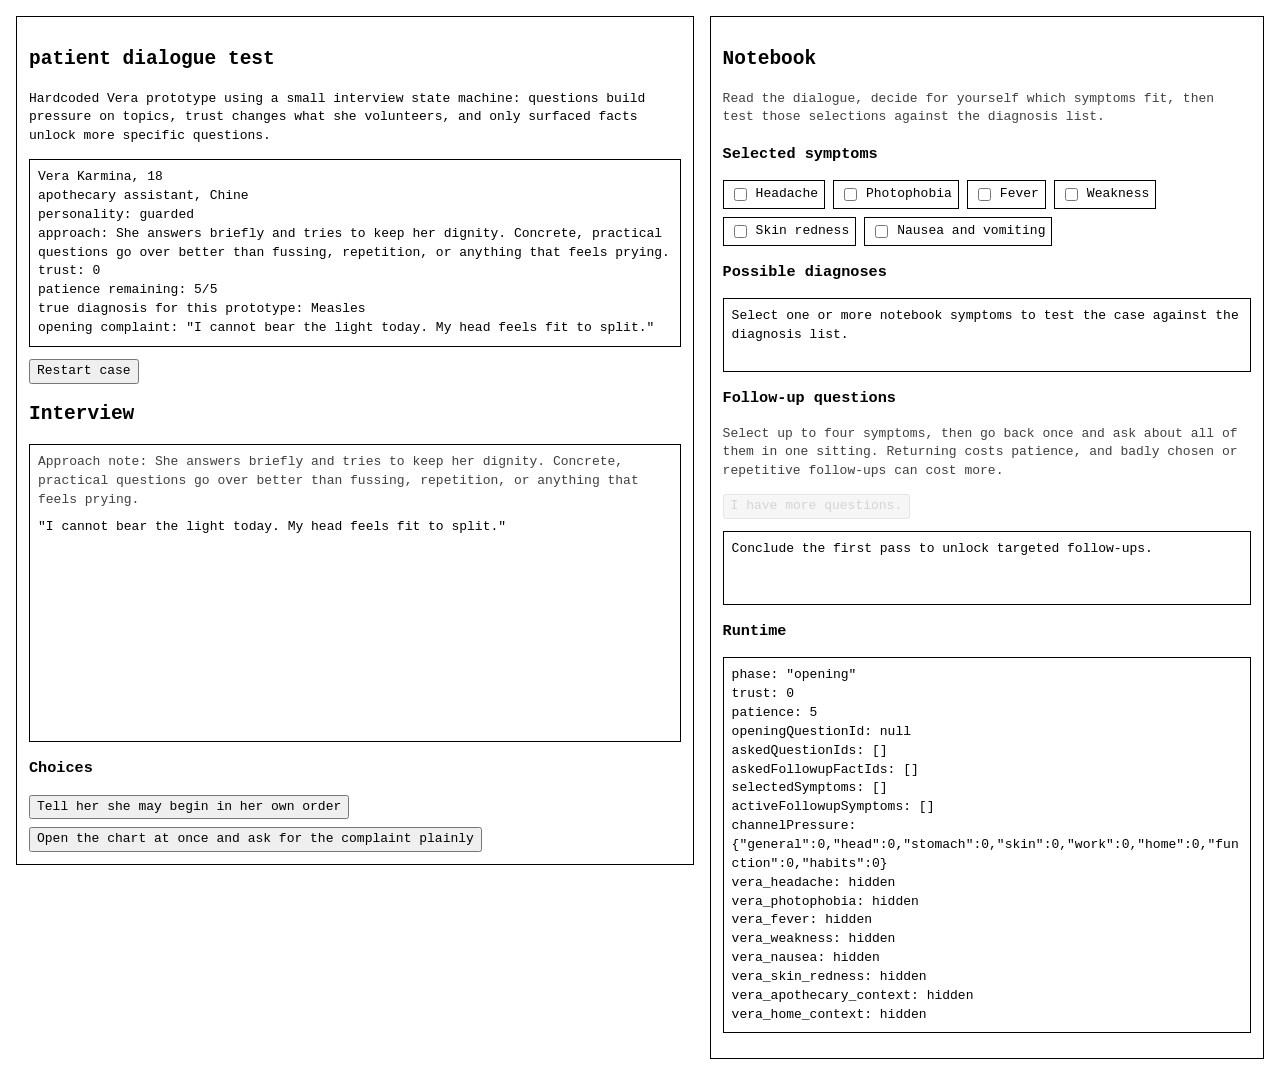
<file: patientdialogue-static/index.html>
<!DOCTYPE html>
<html lang="en">

<head>
    <meta charset="UTF-8">
    <meta name="viewport" content="width=device-width, initial-scale=1.0">
    <title>patient dialogue test</title>
    <link rel="stylesheet" href="./patientdialogue.css">
</head>

<body>
    <main class="layout">
        <section class="panel">
            <h1>patient dialogue test</h1>
            <p>
                Hardcoded Vera prototype using a small interview state machine: questions build pressure on topics,
                trust changes what she volunteers, and only surfaced facts unlock more specific questions.
            </p>

            <div id="patientSummary" class="summary"></div>

            <div class="toolbar">
                <button id="restartButton" type="button">Restart case</button>
            </div>

            <h2>Interview</h2>
            <div id="transcriptOutput" class="output scrollable"></div>

            <h3>Choices</h3>
            <div id="choiceList" class="choice-list"></div>
        </section>

        <section class="panel">
            <h2>Notebook</h2>
            <p class="muted">
                Read the dialogue, decide for yourself which symptoms fit, then
                test those selections against the diagnosis list.
            </p>

            <h3>Selected symptoms</h3>
            <div id="symptomChecklist" class="checklist"></div>

            <h3>Possible diagnoses</h3>
            <div id="diagnosisList" class="output compact"></div>

            <h3>Follow-up questions</h3>
            <p class="muted">
                Select up to four symptoms, then go back once and ask about all of them in one sitting. Returning costs
                patience, and badly chosen or repetitive follow-ups can cost more.
            </p>
            <div class="toolbar">
                <button id="returnToPatientButton" type="button">I have more questions.</button>
            </div>
            <div id="followupStatus" class="output compact"></div>
            <div id="followupList" class="choice-list"></div>

            <h3>Runtime</h3>
            <pre id="debugOutput" class="output compact"></pre>

        </section>
    </main>

    <script type="module" src="./patientdialogue.js"></script>
</body>

</html>
</file>
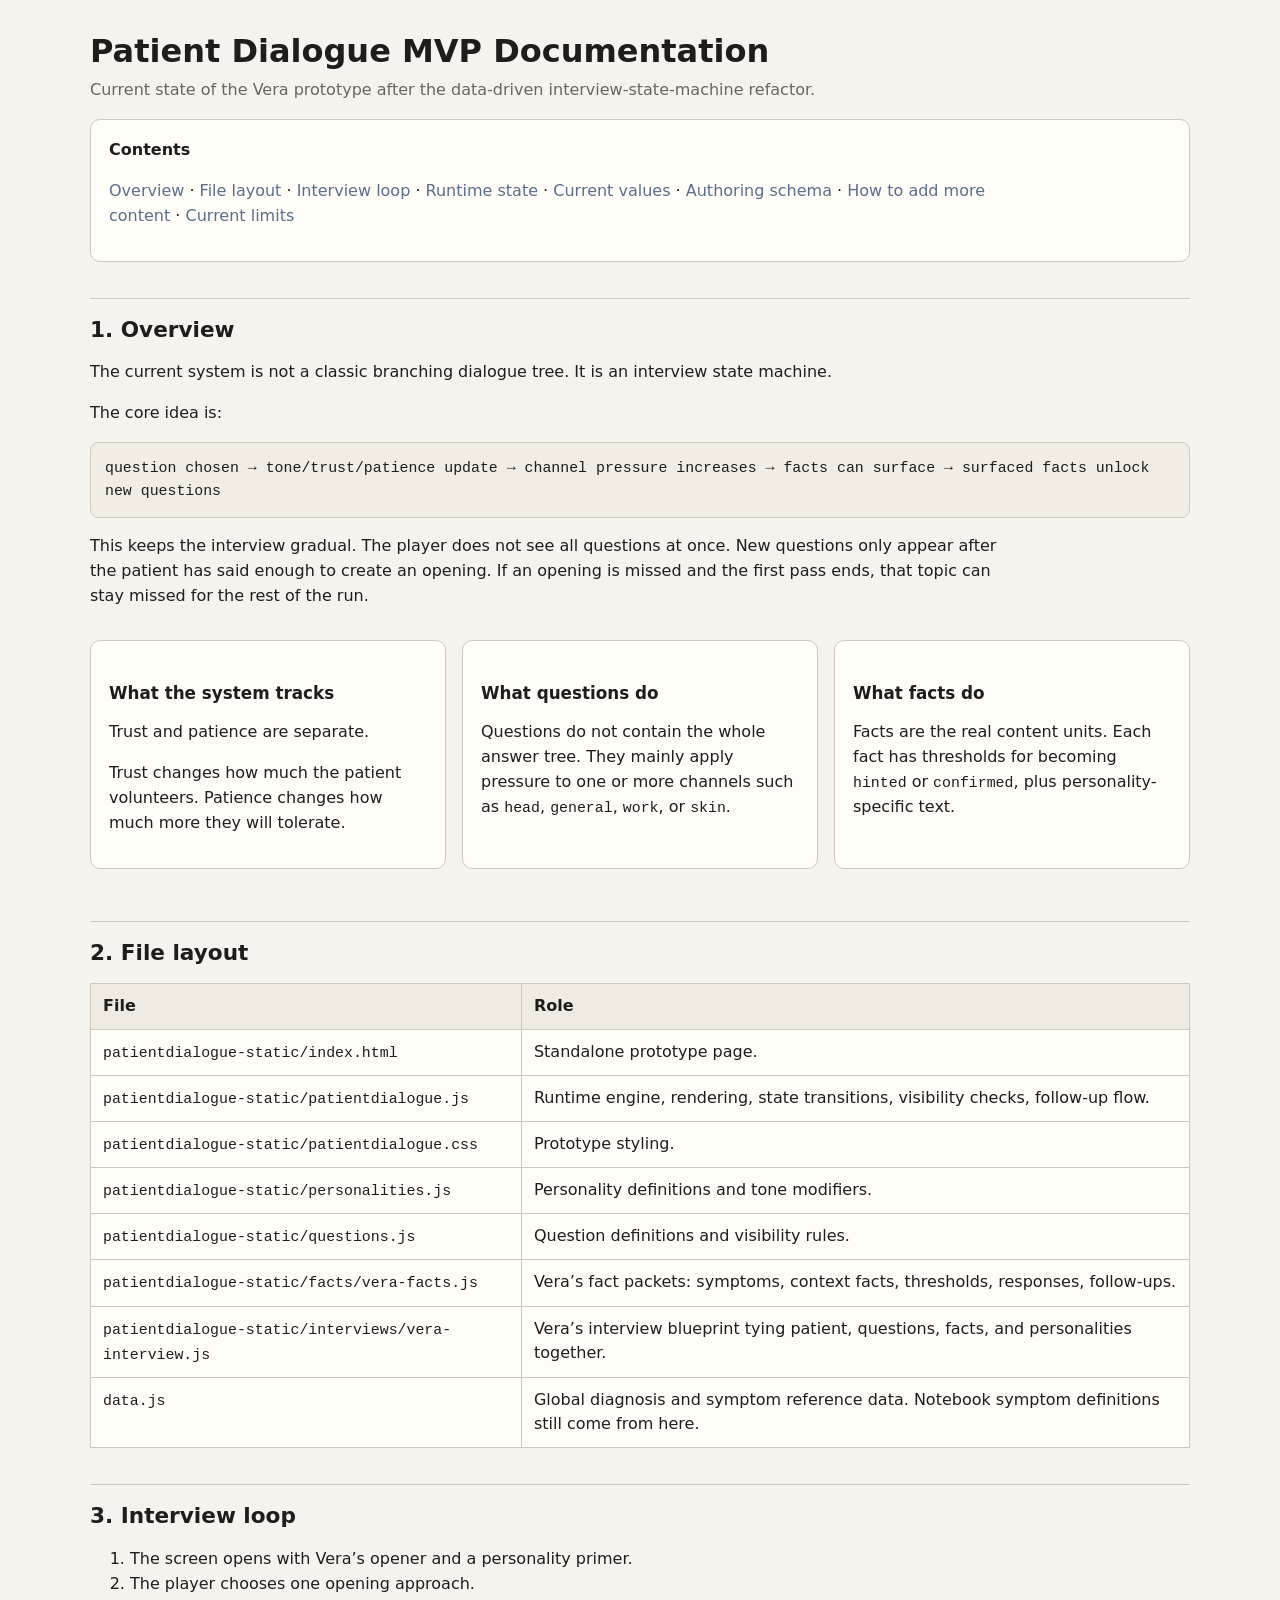
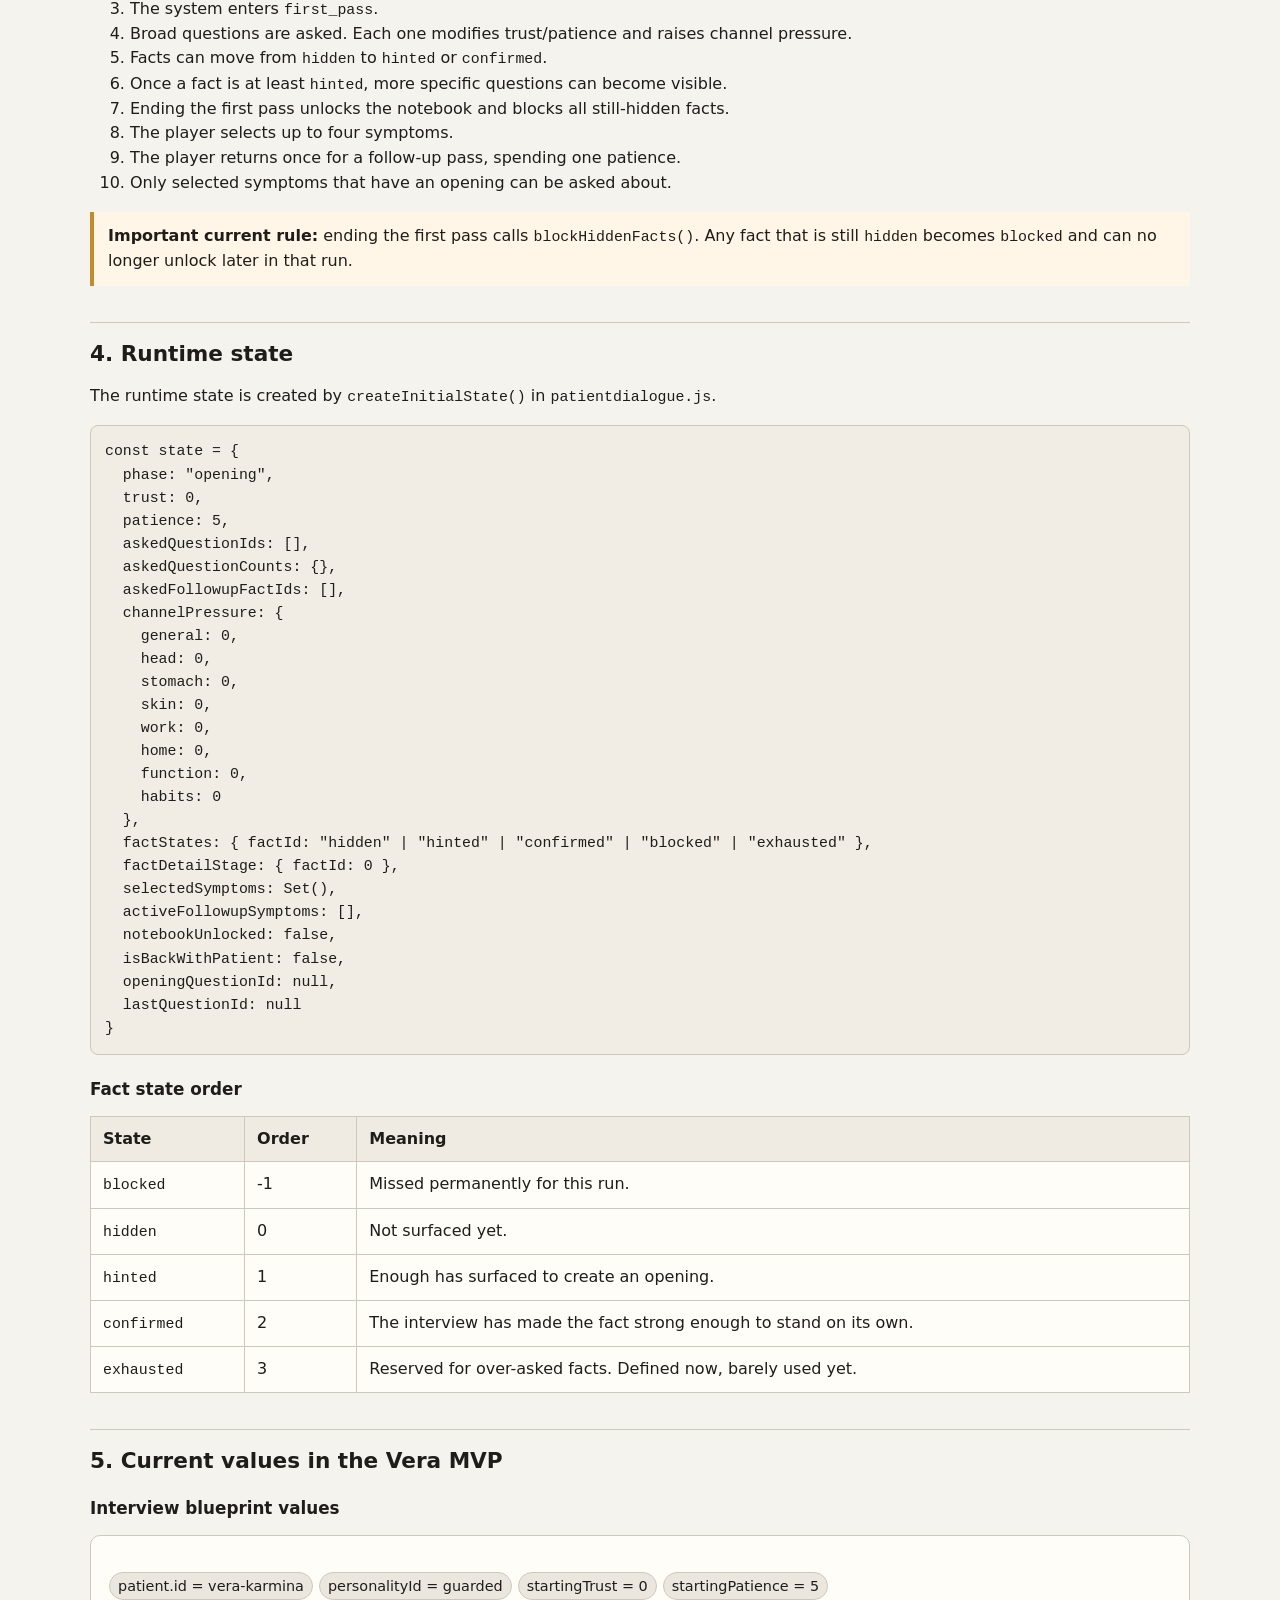
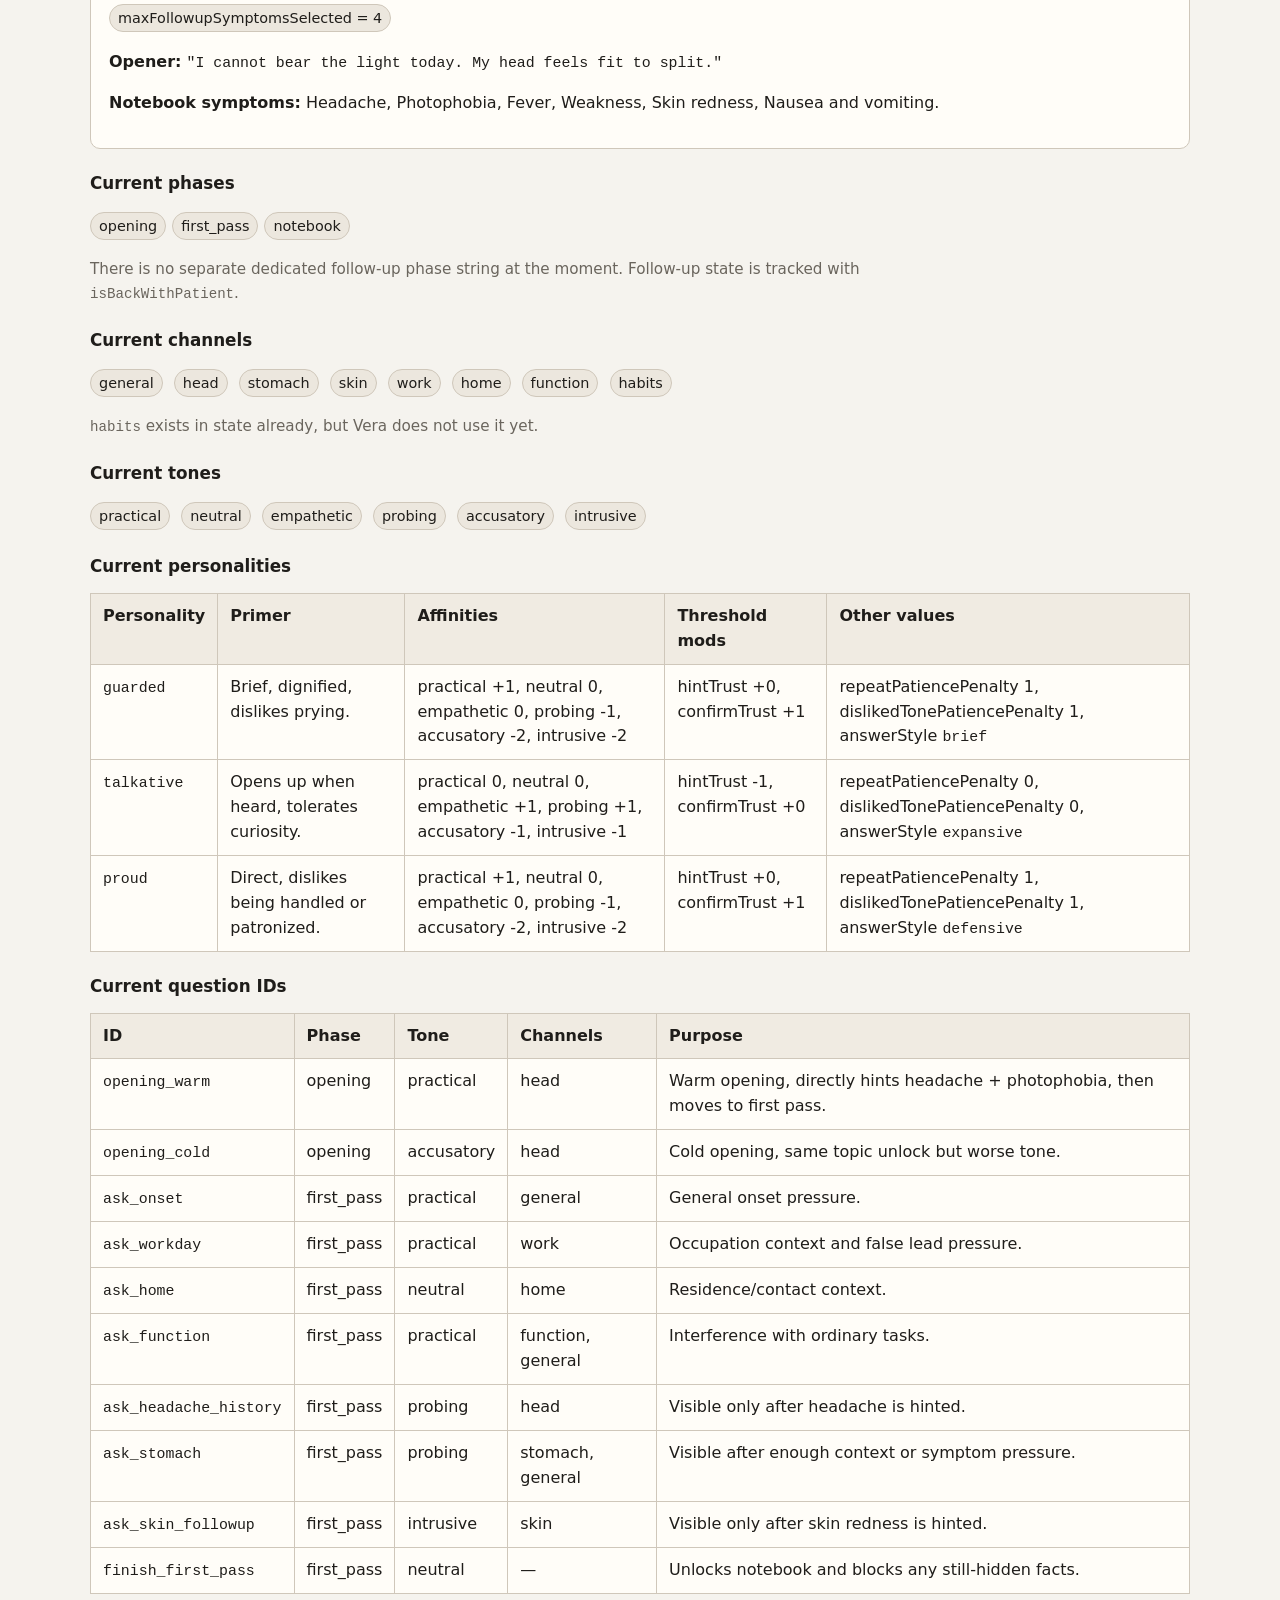
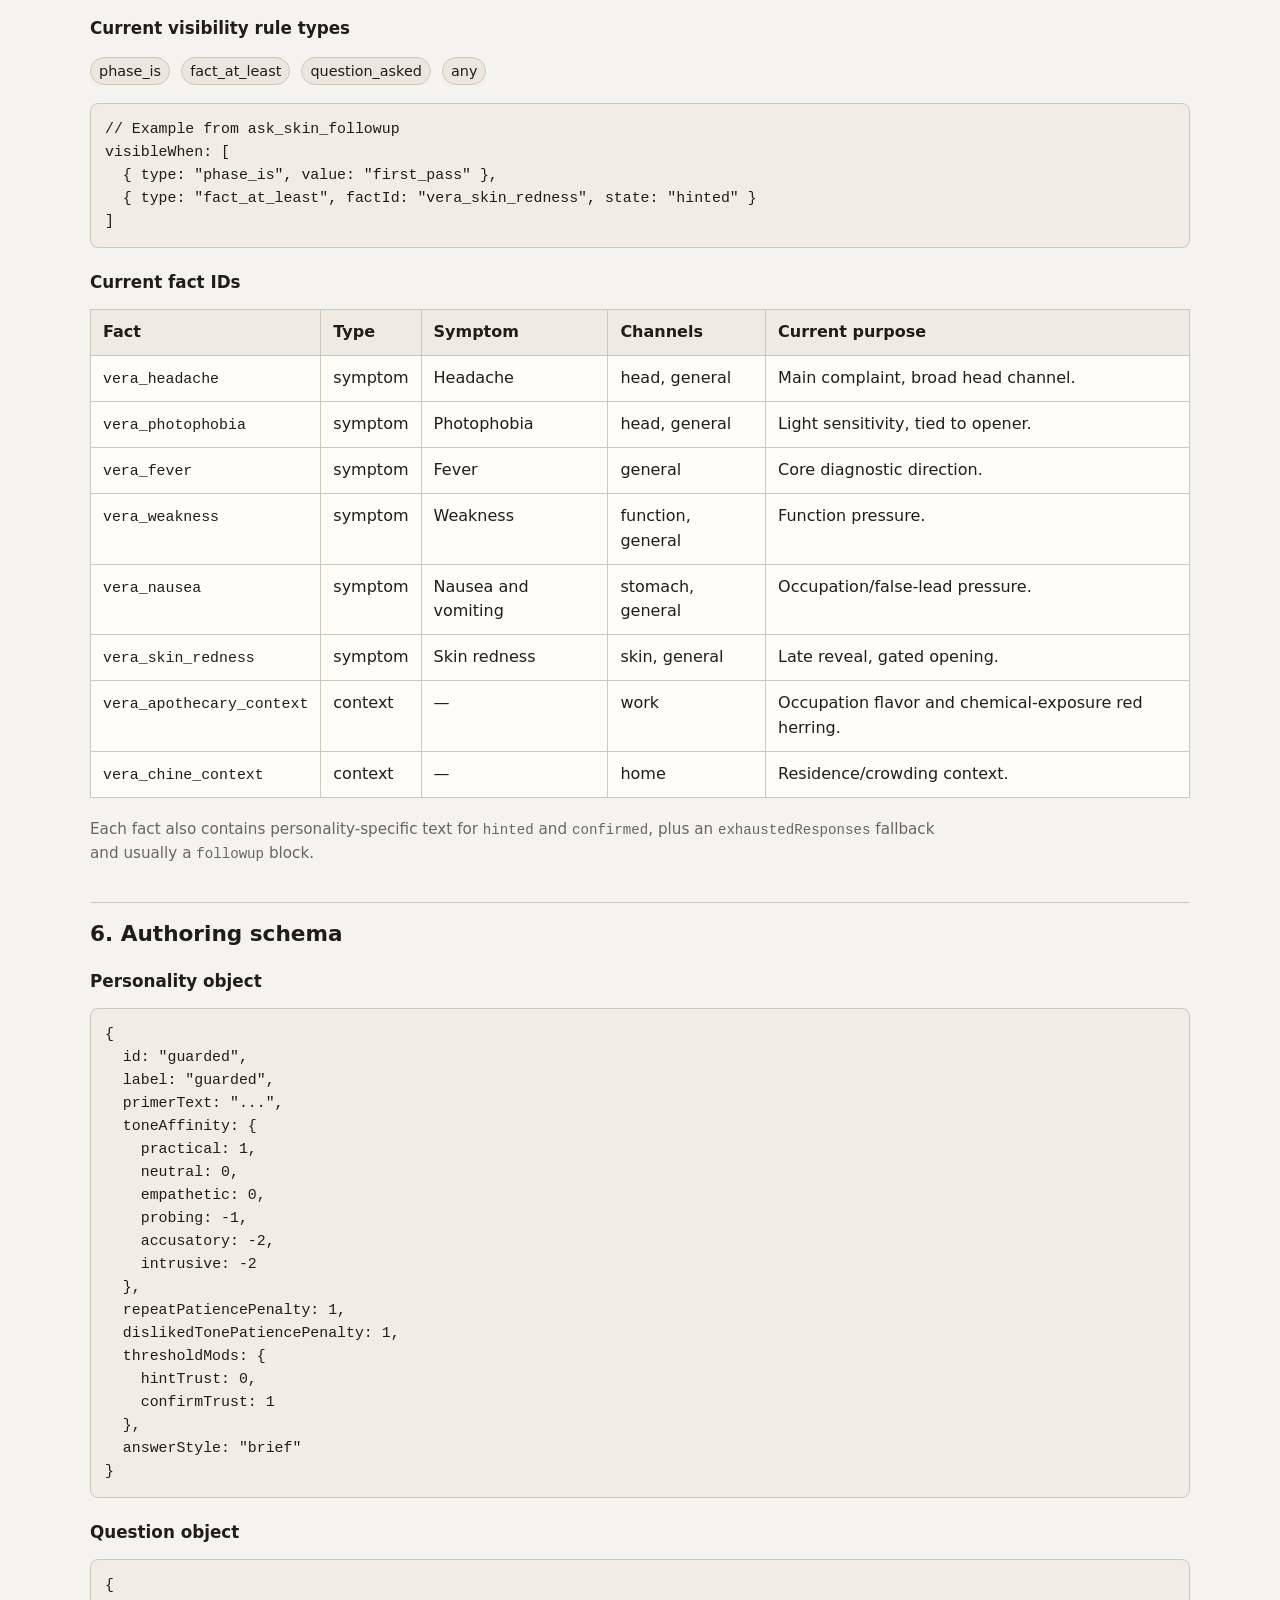
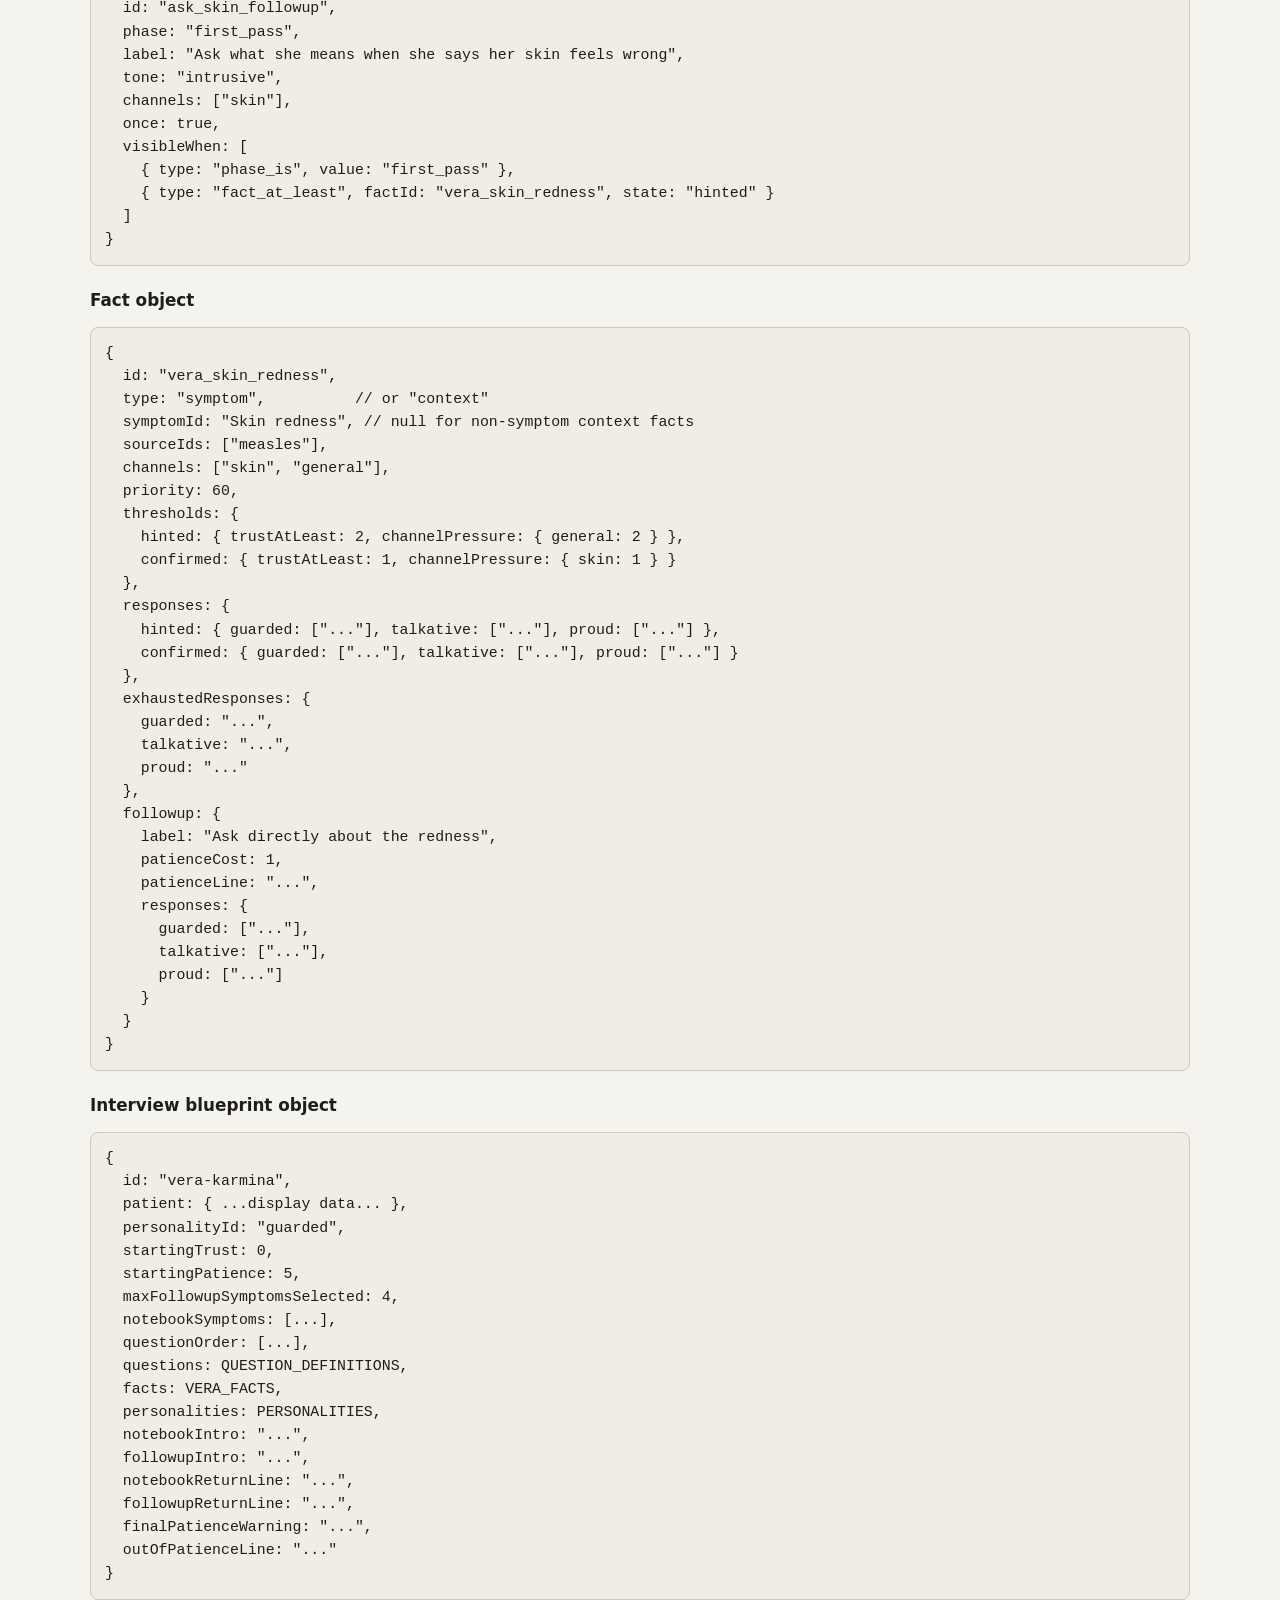
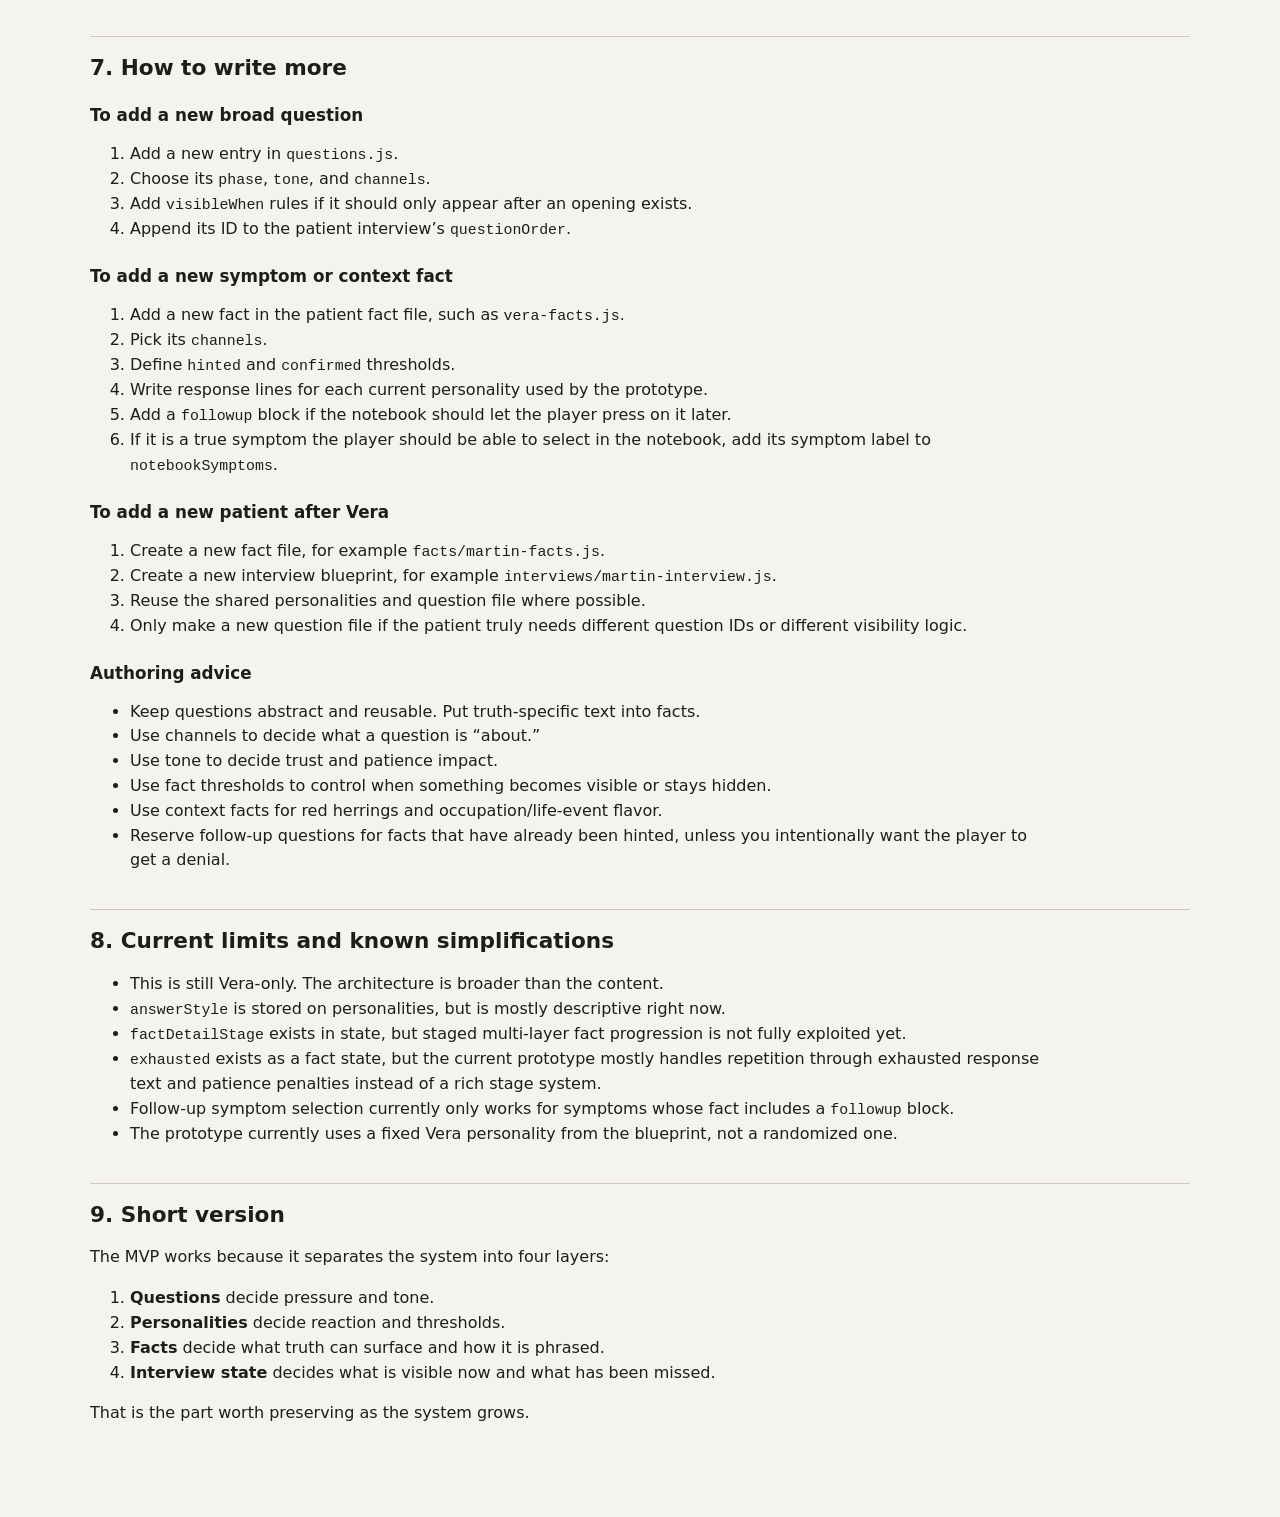
<file: docs/patientdialogue-system-doc.html>
<!doctype html>
<html lang="en">
<head>
  <meta charset="utf-8" />
  <meta name="viewport" content="width=device-width, initial-scale=1" />
  <title>Patient Dialogue MVP Documentation</title>
  <style>
    :root {
      --bg: #f5f3ee;
      --paper: #fffdf8;
      --ink: #1f1d1a;
      --muted: #6a655d;
      --line: #cfc7ba;
      --accent: #5a6d8a;
      --codebg: #f1ede5;
    }
    html, body { margin: 0; padding: 0; background: var(--bg); color: var(--ink); font: 16px/1.55 system-ui, -apple-system, Segoe UI, Roboto, sans-serif; }
    main { max-width: 1100px; margin: 0 auto; padding: 32px 20px 64px; }
    h1, h2, h3 { line-height: 1.2; }
    h1 { margin: 0 0 8px; font-size: 2rem; }
    h2 { margin-top: 36px; padding-top: 18px; border-top: 1px solid var(--line); font-size: 1.35rem; }
    h3 { margin-top: 24px; font-size: 1.05rem; }
    p, li { max-width: 90ch; }
    .lead { color: var(--muted); margin-top: 0; }
    .card { background: var(--paper); border: 1px solid var(--line); border-radius: 10px; padding: 18px 18px 16px; margin: 16px 0; }
    .grid { display: grid; grid-template-columns: repeat(auto-fit, minmax(280px, 1fr)); gap: 16px; }
    code, pre { font-family: ui-monospace, SFMono-Regular, Menlo, Consolas, monospace; font-size: 0.93em; }
    pre { background: var(--codebg); border: 1px solid var(--line); border-radius: 8px; padding: 14px; overflow: auto; white-space: pre-wrap; }
    table { border-collapse: collapse; width: 100%; background: var(--paper); margin: 12px 0 20px; }
    th, td { border: 1px solid var(--line); padding: 10px 12px; vertical-align: top; text-align: left; }
    th { background: #f0ebe2; }
    .small { color: var(--muted); font-size: 0.95rem; }
    .toc a { color: var(--accent); text-decoration: none; }
    .toc a:hover { text-decoration: underline; }
    .pill { display: inline-block; padding: 2px 8px; border-radius: 999px; background: #ece7de; border: 1px solid var(--line); margin: 2px 6px 2px 0; font-size: 0.9rem; }
    .warn { background: #fff6e8; border-left: 4px solid #c28b2c; padding: 12px 14px; }
  </style>
</head>
<body>
<main>
  <h1>Patient Dialogue MVP Documentation</h1>
  <p class="lead">Current state of the Vera prototype after the data-driven interview-state-machine refactor.</p>

  <div class="card toc">
    <strong>Contents</strong>
    <p>
      <a href="#overview">Overview</a> ·
      <a href="#files">File layout</a> ·
      <a href="#loop">Interview loop</a> ·
      <a href="#runtime">Runtime state</a> ·
      <a href="#values">Current values</a> ·
      <a href="#schema">Authoring schema</a> ·
      <a href="#adding">How to add more content</a> ·
      <a href="#limits">Current limits</a>
    </p>
  </div>

  <h2 id="overview">1. Overview</h2>
  <p>The current system is not a classic branching dialogue tree. It is an interview state machine.</p>
  <p>The core idea is:</p>
  <pre>question chosen → tone/trust/patience update → channel pressure increases → facts can surface → surfaced facts unlock new questions</pre>
  <p>This keeps the interview gradual. The player does not see all questions at once. New questions only appear after the patient has said enough to create an opening. If an opening is missed and the first pass ends, that topic can stay missed for the rest of the run.</p>

  <div class="grid">
    <div class="card">
      <h3>What the system tracks</h3>
      <p>Trust and patience are separate.</p>
      <p>Trust changes how much the patient volunteers. Patience changes how much more they will tolerate.</p>
    </div>
    <div class="card">
      <h3>What questions do</h3>
      <p>Questions do not contain the whole answer tree. They mainly apply pressure to one or more channels such as <code>head</code>, <code>general</code>, <code>work</code>, or <code>skin</code>.</p>
    </div>
    <div class="card">
      <h3>What facts do</h3>
      <p>Facts are the real content units. Each fact has thresholds for becoming <code>hinted</code> or <code>confirmed</code>, plus personality-specific text.</p>
    </div>
  </div>

  <h2 id="files">2. File layout</h2>
  <table>
    <thead>
      <tr><th>File</th><th>Role</th></tr>
    </thead>
    <tbody>
      <tr><td><code>patientdialogue-static/index.html</code></td><td>Standalone prototype page.</td></tr>
      <tr><td><code>patientdialogue-static/patientdialogue.js</code></td><td>Runtime engine, rendering, state transitions, visibility checks, follow-up flow.</td></tr>
      <tr><td><code>patientdialogue-static/patientdialogue.css</code></td><td>Prototype styling.</td></tr>
      <tr><td><code>patientdialogue-static/personalities.js</code></td><td>Personality definitions and tone modifiers.</td></tr>
      <tr><td><code>patientdialogue-static/questions.js</code></td><td>Question definitions and visibility rules.</td></tr>
      <tr><td><code>patientdialogue-static/facts/vera-facts.js</code></td><td>Vera’s fact packets: symptoms, context facts, thresholds, responses, follow-ups.</td></tr>
      <tr><td><code>patientdialogue-static/interviews/vera-interview.js</code></td><td>Vera’s interview blueprint tying patient, questions, facts, and personalities together.</td></tr>
      <tr><td><code>data.js</code></td><td>Global diagnosis and symptom reference data. Notebook symptom definitions still come from here.</td></tr>
    </tbody>
  </table>

  <h2 id="loop">3. Interview loop</h2>
  <ol>
    <li>The screen opens with Vera’s opener and a personality primer.</li>
    <li>The player chooses one opening approach.</li>
    <li>The system enters <code>first_pass</code>.</li>
    <li>Broad questions are asked. Each one modifies trust/patience and raises channel pressure.</li>
    <li>Facts can move from <code>hidden</code> to <code>hinted</code> or <code>confirmed</code>.</li>
    <li>Once a fact is at least <code>hinted</code>, more specific questions can become visible.</li>
    <li>Ending the first pass unlocks the notebook and blocks all still-hidden facts.</li>
    <li>The player selects up to four symptoms.</li>
    <li>The player returns once for a follow-up pass, spending one patience.</li>
    <li>Only selected symptoms that have an opening can be asked about.</li>
  </ol>

  <div class="warn">
    <strong>Important current rule:</strong> ending the first pass calls <code>blockHiddenFacts()</code>. Any fact that is still <code>hidden</code> becomes <code>blocked</code> and can no longer unlock later in that run.
  </div>

  <h2 id="runtime">4. Runtime state</h2>
  <p>The runtime state is created by <code>createInitialState()</code> in <code>patientdialogue.js</code>.</p>
  <pre>const state = {
  phase: "opening",
  trust: 0,
  patience: 5,
  askedQuestionIds: [],
  askedQuestionCounts: {},
  askedFollowupFactIds: [],
  channelPressure: {
    general: 0,
    head: 0,
    stomach: 0,
    skin: 0,
    work: 0,
    home: 0,
    function: 0,
    habits: 0
  },
  factStates: { factId: "hidden" | "hinted" | "confirmed" | "blocked" | "exhausted" },
  factDetailStage: { factId: 0 },
  selectedSymptoms: Set(),
  activeFollowupSymptoms: [],
  notebookUnlocked: false,
  isBackWithPatient: false,
  openingQuestionId: null,
  lastQuestionId: null
}</pre>

  <h3>Fact state order</h3>
  <table>
    <thead><tr><th>State</th><th>Order</th><th>Meaning</th></tr></thead>
    <tbody>
      <tr><td><code>blocked</code></td><td>-1</td><td>Missed permanently for this run.</td></tr>
      <tr><td><code>hidden</code></td><td>0</td><td>Not surfaced yet.</td></tr>
      <tr><td><code>hinted</code></td><td>1</td><td>Enough has surfaced to create an opening.</td></tr>
      <tr><td><code>confirmed</code></td><td>2</td><td>The interview has made the fact strong enough to stand on its own.</td></tr>
      <tr><td><code>exhausted</code></td><td>3</td><td>Reserved for over-asked facts. Defined now, barely used yet.</td></tr>
    </tbody>
  </table>

  <h2 id="values">5. Current values in the Vera MVP</h2>

  <h3>Interview blueprint values</h3>
  <div class="card">
    <p><span class="pill">patient.id = vera-karmina</span><span class="pill">personalityId = guarded</span><span class="pill">startingTrust = 0</span><span class="pill">startingPatience = 5</span><span class="pill">maxFollowupSymptomsSelected = 4</span></p>
    <p><strong>Opener:</strong> <code>"I cannot bear the light today. My head feels fit to split."</code></p>
    <p><strong>Notebook symptoms:</strong> Headache, Photophobia, Fever, Weakness, Skin redness, Nausea and vomiting.</p>
  </div>

  <h3>Current phases</h3>
  <p><span class="pill">opening</span><span class="pill">first_pass</span><span class="pill">notebook</span></p>
  <p class="small">There is no separate dedicated follow-up phase string at the moment. Follow-up state is tracked with <code>isBackWithPatient</code>.</p>

  <h3>Current channels</h3>
  <p>
    <span class="pill">general</span>
    <span class="pill">head</span>
    <span class="pill">stomach</span>
    <span class="pill">skin</span>
    <span class="pill">work</span>
    <span class="pill">home</span>
    <span class="pill">function</span>
    <span class="pill">habits</span>
  </p>
  <p class="small"><code>habits</code> exists in state already, but Vera does not use it yet.</p>

  <h3>Current tones</h3>
  <p>
    <span class="pill">practical</span>
    <span class="pill">neutral</span>
    <span class="pill">empathetic</span>
    <span class="pill">probing</span>
    <span class="pill">accusatory</span>
    <span class="pill">intrusive</span>
  </p>

  <h3>Current personalities</h3>
  <table>
    <thead>
      <tr><th>Personality</th><th>Primer</th><th>Affinities</th><th>Threshold mods</th><th>Other values</th></tr>
    </thead>
    <tbody>
      <tr>
        <td><code>guarded</code></td>
        <td>Brief, dignified, dislikes prying.</td>
        <td>practical +1, neutral 0, empathetic 0, probing -1, accusatory -2, intrusive -2</td>
        <td>hintTrust +0, confirmTrust +1</td>
        <td>repeatPatiencePenalty 1, dislikedTonePatiencePenalty 1, answerStyle <code>brief</code></td>
      </tr>
      <tr>
        <td><code>talkative</code></td>
        <td>Opens up when heard, tolerates curiosity.</td>
        <td>practical 0, neutral 0, empathetic +1, probing +1, accusatory -1, intrusive -1</td>
        <td>hintTrust -1, confirmTrust +0</td>
        <td>repeatPatiencePenalty 0, dislikedTonePatiencePenalty 0, answerStyle <code>expansive</code></td>
      </tr>
      <tr>
        <td><code>proud</code></td>
        <td>Direct, dislikes being handled or patronized.</td>
        <td>practical +1, neutral 0, empathetic 0, probing -1, accusatory -2, intrusive -2</td>
        <td>hintTrust +0, confirmTrust +1</td>
        <td>repeatPatiencePenalty 1, dislikedTonePatiencePenalty 1, answerStyle <code>defensive</code></td>
      </tr>
    </tbody>
  </table>

  <h3>Current question IDs</h3>
  <table>
    <thead><tr><th>ID</th><th>Phase</th><th>Tone</th><th>Channels</th><th>Purpose</th></tr></thead>
    <tbody>
      <tr><td><code>opening_warm</code></td><td>opening</td><td>practical</td><td>head</td><td>Warm opening, directly hints headache + photophobia, then moves to first pass.</td></tr>
      <tr><td><code>opening_cold</code></td><td>opening</td><td>accusatory</td><td>head</td><td>Cold opening, same topic unlock but worse tone.</td></tr>
      <tr><td><code>ask_onset</code></td><td>first_pass</td><td>practical</td><td>general</td><td>General onset pressure.</td></tr>
      <tr><td><code>ask_workday</code></td><td>first_pass</td><td>practical</td><td>work</td><td>Occupation context and false lead pressure.</td></tr>
      <tr><td><code>ask_home</code></td><td>first_pass</td><td>neutral</td><td>home</td><td>Residence/contact context.</td></tr>
      <tr><td><code>ask_function</code></td><td>first_pass</td><td>practical</td><td>function, general</td><td>Interference with ordinary tasks.</td></tr>
      <tr><td><code>ask_headache_history</code></td><td>first_pass</td><td>probing</td><td>head</td><td>Visible only after headache is hinted.</td></tr>
      <tr><td><code>ask_stomach</code></td><td>first_pass</td><td>probing</td><td>stomach, general</td><td>Visible after enough context or symptom pressure.</td></tr>
      <tr><td><code>ask_skin_followup</code></td><td>first_pass</td><td>intrusive</td><td>skin</td><td>Visible only after skin redness is hinted.</td></tr>
      <tr><td><code>finish_first_pass</code></td><td>first_pass</td><td>neutral</td><td>—</td><td>Unlocks notebook and blocks any still-hidden facts.</td></tr>
    </tbody>
  </table>

  <h3>Current visibility rule types</h3>
  <p>
    <span class="pill">phase_is</span>
    <span class="pill">fact_at_least</span>
    <span class="pill">question_asked</span>
    <span class="pill">any</span>
  </p>
  <pre>// Example from ask_skin_followup
visibleWhen: [
  { type: "phase_is", value: "first_pass" },
  { type: "fact_at_least", factId: "vera_skin_redness", state: "hinted" }
]</pre>

  <h3>Current fact IDs</h3>
  <table>
    <thead><tr><th>Fact</th><th>Type</th><th>Symptom</th><th>Channels</th><th>Current purpose</th></tr></thead>
    <tbody>
      <tr><td><code>vera_headache</code></td><td>symptom</td><td>Headache</td><td>head, general</td><td>Main complaint, broad head channel.</td></tr>
      <tr><td><code>vera_photophobia</code></td><td>symptom</td><td>Photophobia</td><td>head, general</td><td>Light sensitivity, tied to opener.</td></tr>
      <tr><td><code>vera_fever</code></td><td>symptom</td><td>Fever</td><td>general</td><td>Core diagnostic direction.</td></tr>
      <tr><td><code>vera_weakness</code></td><td>symptom</td><td>Weakness</td><td>function, general</td><td>Function pressure.</td></tr>
      <tr><td><code>vera_nausea</code></td><td>symptom</td><td>Nausea and vomiting</td><td>stomach, general</td><td>Occupation/false-lead pressure.</td></tr>
      <tr><td><code>vera_skin_redness</code></td><td>symptom</td><td>Skin redness</td><td>skin, general</td><td>Late reveal, gated opening.</td></tr>
      <tr><td><code>vera_apothecary_context</code></td><td>context</td><td>—</td><td>work</td><td>Occupation flavor and chemical-exposure red herring.</td></tr>
      <tr><td><code>vera_chine_context</code></td><td>context</td><td>—</td><td>home</td><td>Residence/crowding context.</td></tr>
    </tbody>
  </table>

  <p class="small">Each fact also contains personality-specific text for <code>hinted</code> and <code>confirmed</code>, plus an <code>exhaustedResponses</code> fallback and usually a <code>followup</code> block.</p>

  <h2 id="schema">6. Authoring schema</h2>

  <h3>Personality object</h3>
  <pre>{
  id: "guarded",
  label: "guarded",
  primerText: "...",
  toneAffinity: {
    practical: 1,
    neutral: 0,
    empathetic: 0,
    probing: -1,
    accusatory: -2,
    intrusive: -2
  },
  repeatPatiencePenalty: 1,
  dislikedTonePatiencePenalty: 1,
  thresholdMods: {
    hintTrust: 0,
    confirmTrust: 1
  },
  answerStyle: "brief"
}</pre>

  <h3>Question object</h3>
  <pre>{
  id: "ask_skin_followup",
  phase: "first_pass",
  label: "Ask what she means when she says her skin feels wrong",
  tone: "intrusive",
  channels: ["skin"],
  once: true,
  visibleWhen: [
    { type: "phase_is", value: "first_pass" },
    { type: "fact_at_least", factId: "vera_skin_redness", state: "hinted" }
  ]
}</pre>

  <h3>Fact object</h3>
  <pre>{
  id: "vera_skin_redness",
  type: "symptom",          // or "context"
  symptomId: "Skin redness", // null for non-symptom context facts
  sourceIds: ["measles"],
  channels: ["skin", "general"],
  priority: 60,
  thresholds: {
    hinted: { trustAtLeast: 2, channelPressure: { general: 2 } },
    confirmed: { trustAtLeast: 1, channelPressure: { skin: 1 } }
  },
  responses: {
    hinted: { guarded: ["..."], talkative: ["..."], proud: ["..."] },
    confirmed: { guarded: ["..."], talkative: ["..."], proud: ["..."] }
  },
  exhaustedResponses: {
    guarded: "...",
    talkative: "...",
    proud: "..."
  },
  followup: {
    label: "Ask directly about the redness",
    patienceCost: 1,
    patienceLine: "...",
    responses: {
      guarded: ["..."],
      talkative: ["..."],
      proud: ["..."]
    }
  }
}</pre>

  <h3>Interview blueprint object</h3>
  <pre>{
  id: "vera-karmina",
  patient: { ...display data... },
  personalityId: "guarded",
  startingTrust: 0,
  startingPatience: 5,
  maxFollowupSymptomsSelected: 4,
  notebookSymptoms: [...],
  questionOrder: [...],
  questions: QUESTION_DEFINITIONS,
  facts: VERA_FACTS,
  personalities: PERSONALITIES,
  notebookIntro: "...",
  followupIntro: "...",
  notebookReturnLine: "...",
  followupReturnLine: "...",
  finalPatienceWarning: "...",
  outOfPatienceLine: "..."
}</pre>

  <h2 id="adding">7. How to write more</h2>

  <h3>To add a new broad question</h3>
  <ol>
    <li>Add a new entry in <code>questions.js</code>.</li>
    <li>Choose its <code>phase</code>, <code>tone</code>, and <code>channels</code>.</li>
    <li>Add <code>visibleWhen</code> rules if it should only appear after an opening exists.</li>
    <li>Append its ID to the patient interview’s <code>questionOrder</code>.</li>
  </ol>

  <h3>To add a new symptom or context fact</h3>
  <ol>
    <li>Add a new fact in the patient fact file, such as <code>vera-facts.js</code>.</li>
    <li>Pick its <code>channels</code>.</li>
    <li>Define <code>hinted</code> and <code>confirmed</code> thresholds.</li>
    <li>Write response lines for each current personality used by the prototype.</li>
    <li>Add a <code>followup</code> block if the notebook should let the player press on it later.</li>
    <li>If it is a true symptom the player should be able to select in the notebook, add its symptom label to <code>notebookSymptoms</code>.</li>
  </ol>

  <h3>To add a new patient after Vera</h3>
  <ol>
    <li>Create a new fact file, for example <code>facts/martin-facts.js</code>.</li>
    <li>Create a new interview blueprint, for example <code>interviews/martin-interview.js</code>.</li>
    <li>Reuse the shared personalities and question file where possible.</li>
    <li>Only make a new question file if the patient truly needs different question IDs or different visibility logic.</li>
  </ol>

  <h3>Authoring advice</h3>
  <ul>
    <li>Keep questions abstract and reusable. Put truth-specific text into facts.</li>
    <li>Use channels to decide what a question is “about.”</li>
    <li>Use tone to decide trust and patience impact.</li>
    <li>Use fact thresholds to control when something becomes visible or stays hidden.</li>
    <li>Use context facts for red herrings and occupation/life-event flavor.</li>
    <li>Reserve follow-up questions for facts that have already been hinted, unless you intentionally want the player to get a denial.</li>
  </ul>

  <h2 id="limits">8. Current limits and known simplifications</h2>
  <ul>
    <li>This is still Vera-only. The architecture is broader than the content.</li>
    <li><code>answerStyle</code> is stored on personalities, but is mostly descriptive right now.</li>
    <li><code>factDetailStage</code> exists in state, but staged multi-layer fact progression is not fully exploited yet.</li>
    <li><code>exhausted</code> exists as a fact state, but the current prototype mostly handles repetition through exhausted response text and patience penalties instead of a rich stage system.</li>
    <li>Follow-up symptom selection currently only works for symptoms whose fact includes a <code>followup</code> block.</li>
    <li>The prototype currently uses a fixed Vera personality from the blueprint, not a randomized one.</li>
  </ul>

  <h2>9. Short version</h2>
  <p>The MVP works because it separates the system into four layers:</p>
  <ol>
    <li><strong>Questions</strong> decide pressure and tone.</li>
    <li><strong>Personalities</strong> decide reaction and thresholds.</li>
    <li><strong>Facts</strong> decide what truth can surface and how it is phrased.</li>
    <li><strong>Interview state</strong> decides what is visible now and what has been missed.</li>
  </ol>
  <p>That is the part worth preserving as the system grows.</p>
</main>
</body>
</html>
</file>
<file: patientdialogue-static/patientdialogue.css>
body {
    margin: 16px;
    font-family: monospace;
    line-height: 1.45;
}

.layout {
    display: grid;
    grid-template-columns: minmax(320px, 1.1fr) minmax(320px, 0.9fr);
    gap: 16px;
    align-items: start;
}

.panel {
    border: 1px solid #000;
    padding: 12px;
}

.summary {
    border: 1px solid #000;
    padding: 8px;
    margin-bottom: 12px;
    white-space: pre-wrap;
}

.toolbar,
.choice-list,
.checklist {
    display: flex;
    flex-wrap: wrap;
    gap: 8px;
}

.toolbar {
    margin-bottom: 12px;
}

.output {
    border: 1px solid #000;
    padding: 8px;
    min-height: 84px;
    white-space: pre-wrap;
    word-break: break-word;
}

.output.compact {
    min-height: 56px;
}

.output.scrollable {
    max-height: 320px;
    overflow: auto;
}

#transcriptOutput {
    min-height: 280px;
}

.story-line,
.system-line,
.note-line {
    margin-bottom: 8px;
}

.system-line,
.note-line,
.muted {
    opacity: 0.75;
}

.choice-list button,
.checklist label,
.toolbar button {
    font: inherit;
}

.checklist label {
    display: inline-flex;
    align-items: center;
    gap: 6px;
    border: 1px solid #000;
    padding: 4px 6px;
}

.diagnosis-entry,
.clue-entry,
.world-entry {
    margin-bottom: 8px;
}

.followup-status {
    margin-bottom: 8px;
}

.status-danger {
    font-weight: bold;
}

.choice-list button[disabled],
.toolbar button[disabled] {
    opacity: 0.5;
}
</file>
